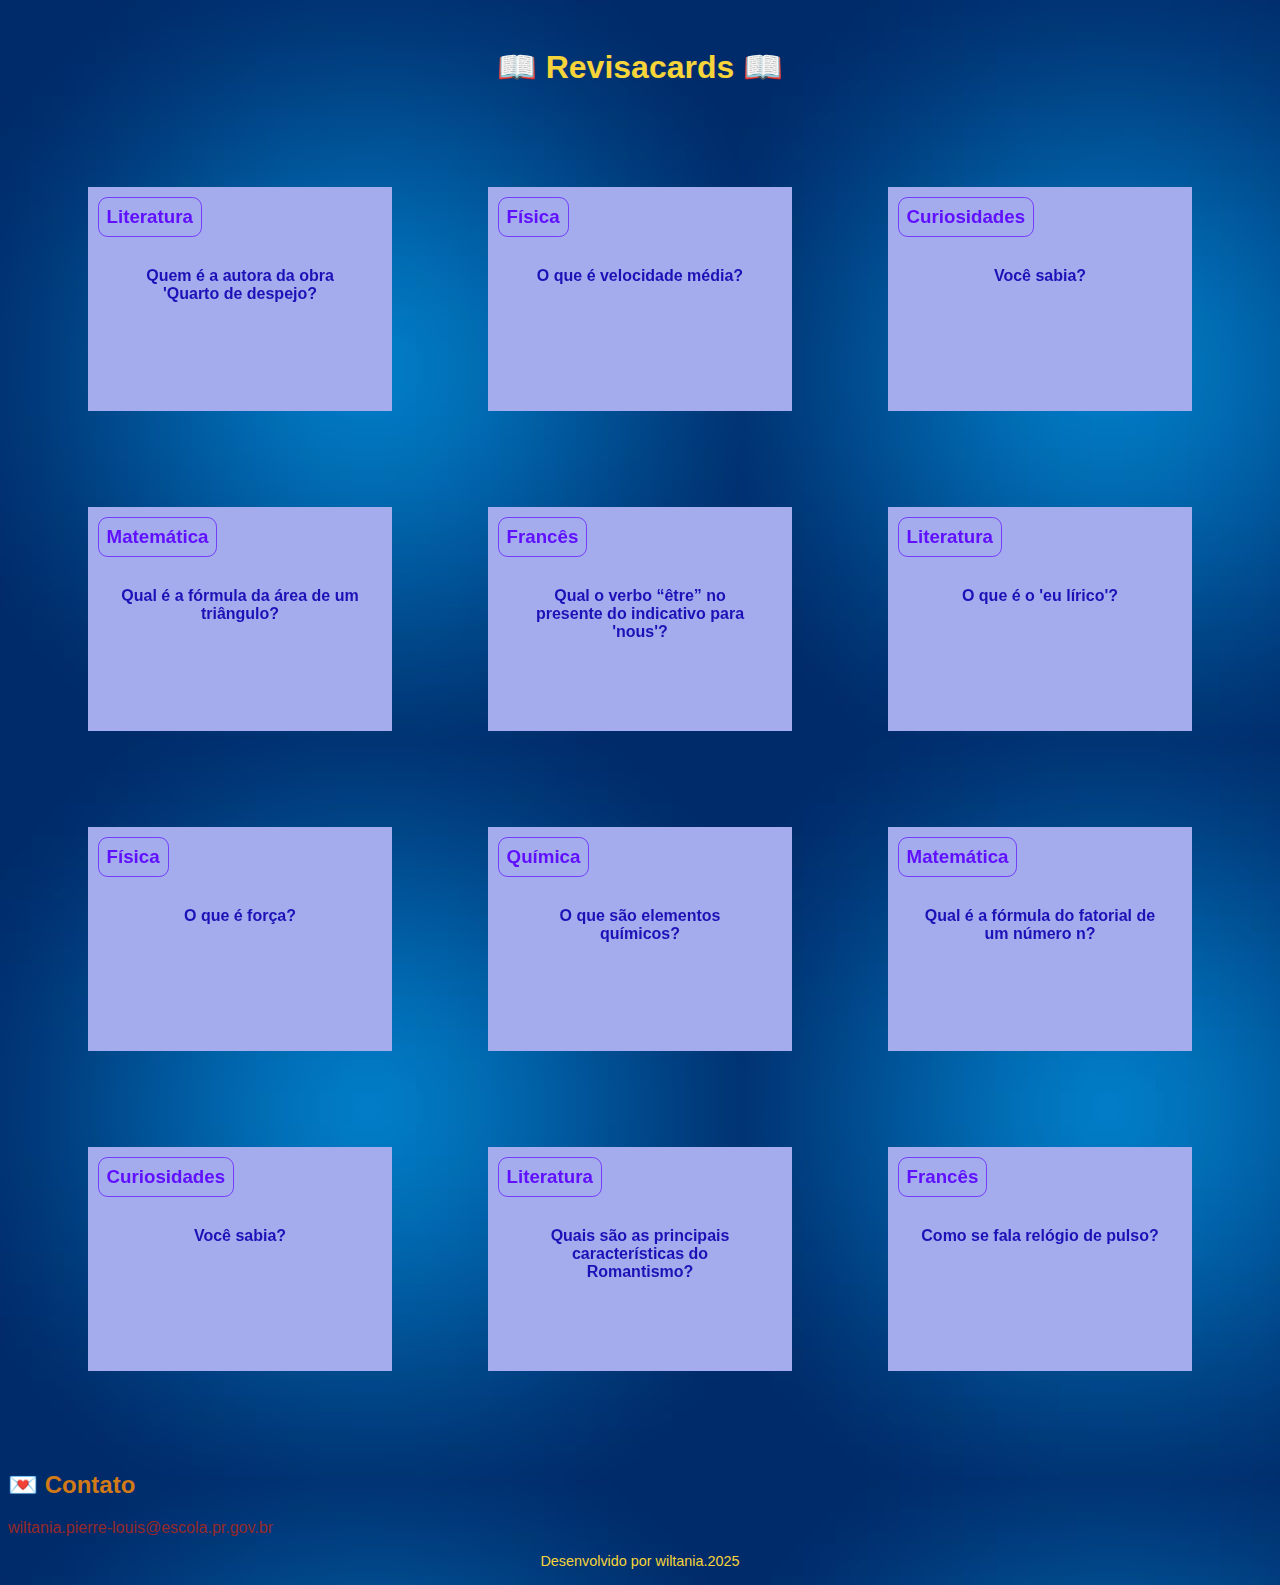
<file: index.html>
<!DOCTYPE html>
<html lang="pt-br">
<head>
    <meta charset="UTF-8">
    <meta name="viewport" content="width=device-width, initial-scale=1.0">
    <link rel="stylesheet" href="Assets/styles.css">
    <title>Flashcard</title>
</head>
<body>
<h1 style="text-align: center; color: rgb(247, 212, 57); margin-top: 3rem;"> 📖 Revisacards 📖 </h1>
       
    <section id="container">
    </section>
    </main>
    
      <h2 style="  color:rgb(210, 122, 22)">💌 Contato</h2> 
              <p style="color: rgb(151, 40, 40);"> <i class="bi bi-envelope-at"></i><A:mail> wiltania.pierre-louis@escola.pr.gov.br</A:mail></p>
     
              <footer class=" container -2">
           
            <p>
                 Desenvolvido por wiltania.2025 </p>
        </footer>
        <script src="ata.js"></script>
        <script src="pergunta.js"></script>

    

</body>
</html>
</file>
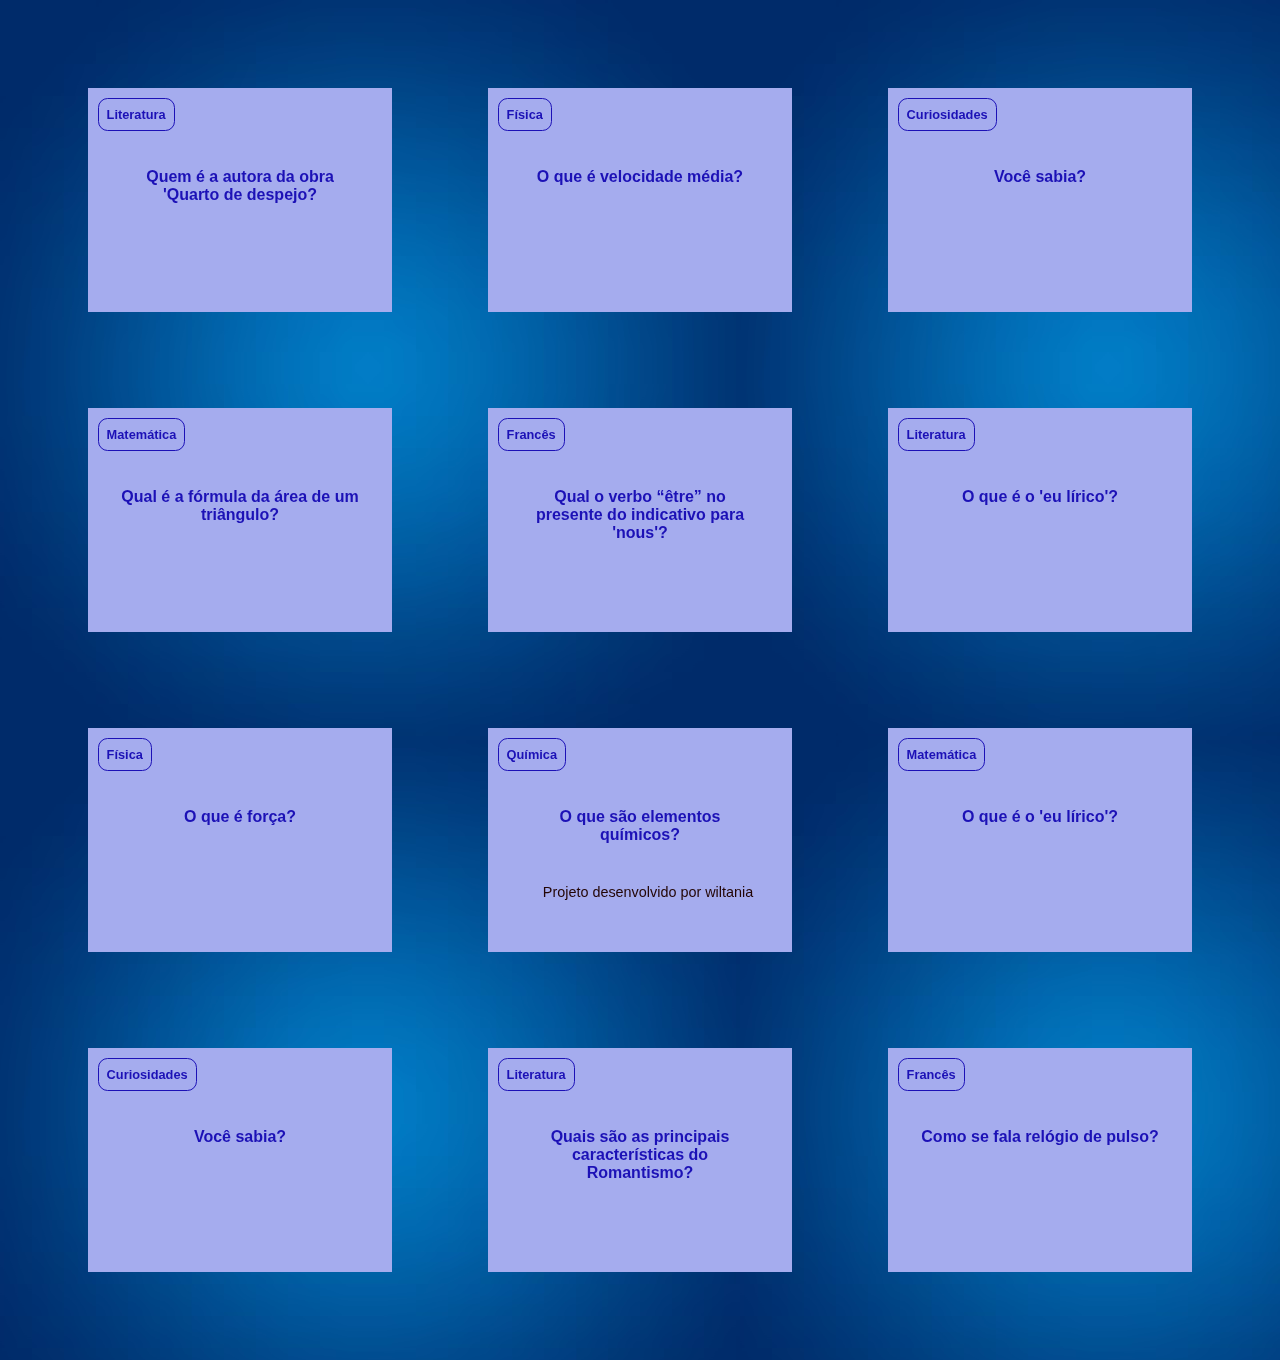
<file: Assets/img/index.html>
<!DOCTYPE html>
<html lang="pt-br">
<head>
    <meta charset="UTF-8">
    <meta name="viewport" content="width=device-width, initial-scale=1.0">
    <link rel="stylesheet" href="Assets/styles.css">
    <title>Flashcard</title>
</head>
<body>


    <main> 
        
    <section id="container">
       
       
    </section>
    </main>
        <footer>
            <p>
                Projeto desenvolvido por wiltania </p>
        </footer>
        <script src="ata.js"></script>
        <script src="pergunta.js"></script>

    

</body>
</html>
</file>
<file: Assets/styles.css>
:root{
    --text-color: #1c11b6;
    --card-front-color: #a5acee;
    --card-back-color: #071a15;
}

body {
    background: url('img/fundo.avif');
    font-family:'Lucida Sans', 'Lucida Sans Regular', 'Lucida Grande', 'Lucida Sans Unicode', Geneva, Verdana, sans-serif;
}
 
#container {
    display: flex;
     flex-wrap: wrap;
     justify-content: space-between;
     padding: 4rem;
     gap: 4rem;
}


.cartao {
    margin: 1rem 1rem;
    height: 14rem;
    width: 14rem;
    flex-grow: 2;
    flex-basis: calc(33% -6rem);
   border-radius: 50%;
  
}
    
    

.cartao__conteudo{
    background-color: var(--card-front-color);
    text-align: center;
    height: 100%;
    transform-style: preserve-3d;
    transition: transform 300ms ease-in-out;
}
.cartao__conteudo h3{
    border: 1.5px solid rgb(89, 0, 255,0.644);
    color:rgb(89, 0, 255,0.911);
    text-align: left;
    padding: 0.5rem;
    position: absolute;
    margin: 0.6rem;
    border-radius: 0.6rem;
    backface-visibility: hidden;
}
.cartao__conteudo p{
    margin-top: 2rem;
    padding: 2rem;
    margin-top: 3rem;
    box-sizing: border-box;

}
.cartao__conteudo__pergunta p{
    color: var(--text-color);
    font-weight: 600;
    
}
.cartao__conteudo__resposta p{
    color: var(--card-back-color);
    font-weight: 400;
}



.cartao.active .cartao__conteudo {
    transform: rotateY(180deg);
}

.cartao__conteudo__pergunta,
.cartao__conteudo__resposta {
    backface-visibility: hidden;
    position: absolute;
    height: 100%;
    width: 100%;
    box-sizing: border-box;
}

.cartao__conteudo__resposta{
    transform: rotateY(180deg);
    background-color:rgb(238,231,165, 0.932);
    border:2px solid rgb(250, 182,55);
}


footer{
background-color: (93,91,65 );
color: rgb(247, 212, 57);
position: relative;
bottom: 0;
width: 100%;
height: 1.5rem;
}
footer p{
    text-align: center;
    font-size: 0.9rem;
    margin-top: 0.5rem;
}
@media (max-width: 590px) {

    body {.cartao {
        flex: 1 0 calc(100% - 1rem);
    }
.cartao__conteudo h3 {
    font-size: 1.5vw;
}
.cartao__conteudo p {
    font-size: 3.8vw;
}
}}
</file>
<file: Assets/img/Assets/styles.css>
:root{
    --text-color: #1c11b6;
    --card-front-color: #a5acee;
    --card-back-color: #071a15;
}

body {
    background: url('img/fundo.avif');
    font-family:'Lucida Sans', 'Lucida Sans Regular', 'Lucida Grande', 'Lucida Sans Unicode', Geneva, Verdana, sans-serif;
}
 
#container {
    display: flex;
     flex-wrap: wrap;
     justify-content: space-between;
     padding: 4rem;
     gap: 4rem;
}


.cartao {
    margin: 1rem 1rem;
    height: 14rem;
    width: 14rem;
    flex-grow: 2;
    flex-basis: calc(33% -6rem);
   border-radius: 50%;
  
}
    
    

.cartao__conteudo{
    background-color: var(--card-front-color);
    text-align: center;
    height: 100%;
    transform-style: preserve-3d;
    transition: transform 300ms ease-in-out;
}
.cartao__conteudo h3{
    border: 1px solid var(--text-color);
    color: var(--text-color);
    text-align: left;
    padding: 0.5rem;
    position: absolute;
    margin: 0.6rem;
    border-radius: 0.6rem;
    font-size: 1vw;
    backface-visibility: hidden;
}
.cartao__conteudo p{
    margin-top: 2rem;
    padding: 2rem;
    margin-top: 3rem;
    box-sizing: border-box;

}
.cartao__conteudo__pergunta p{
    color: var(--text-color);
    font-weight: 600;
    
}
.cartao__conteudo__resposta p{
    color: var(--card-back-color);
    font-weight: 400;
}



.cartao.active .cartao__conteudo {
    transform: rotateY(180deg);
}

.cartao__conteudo__pergunta,
.cartao__conteudo__resposta {
    backface-visibility: hidden;
    position: absolute;
    height: 100%;
    width: 100%;
    box-sizing: border-box;
}

.cartao__conteudo__resposta{
    transform: rotateY(180deg);
    background-color:rgb(238,231,165);
    border:2px solid rosybrown;
}


footer{
background-color: (93,91,65 );
color: rgb(34, 5, 5);
position: fixed;
bottom: 0;
width: 100%;
height: 1.5rem;
}
footer p{
    text-align: center;
    font-size: 0.9rem;
    margin-top: 0.5rem;
}
</file>
